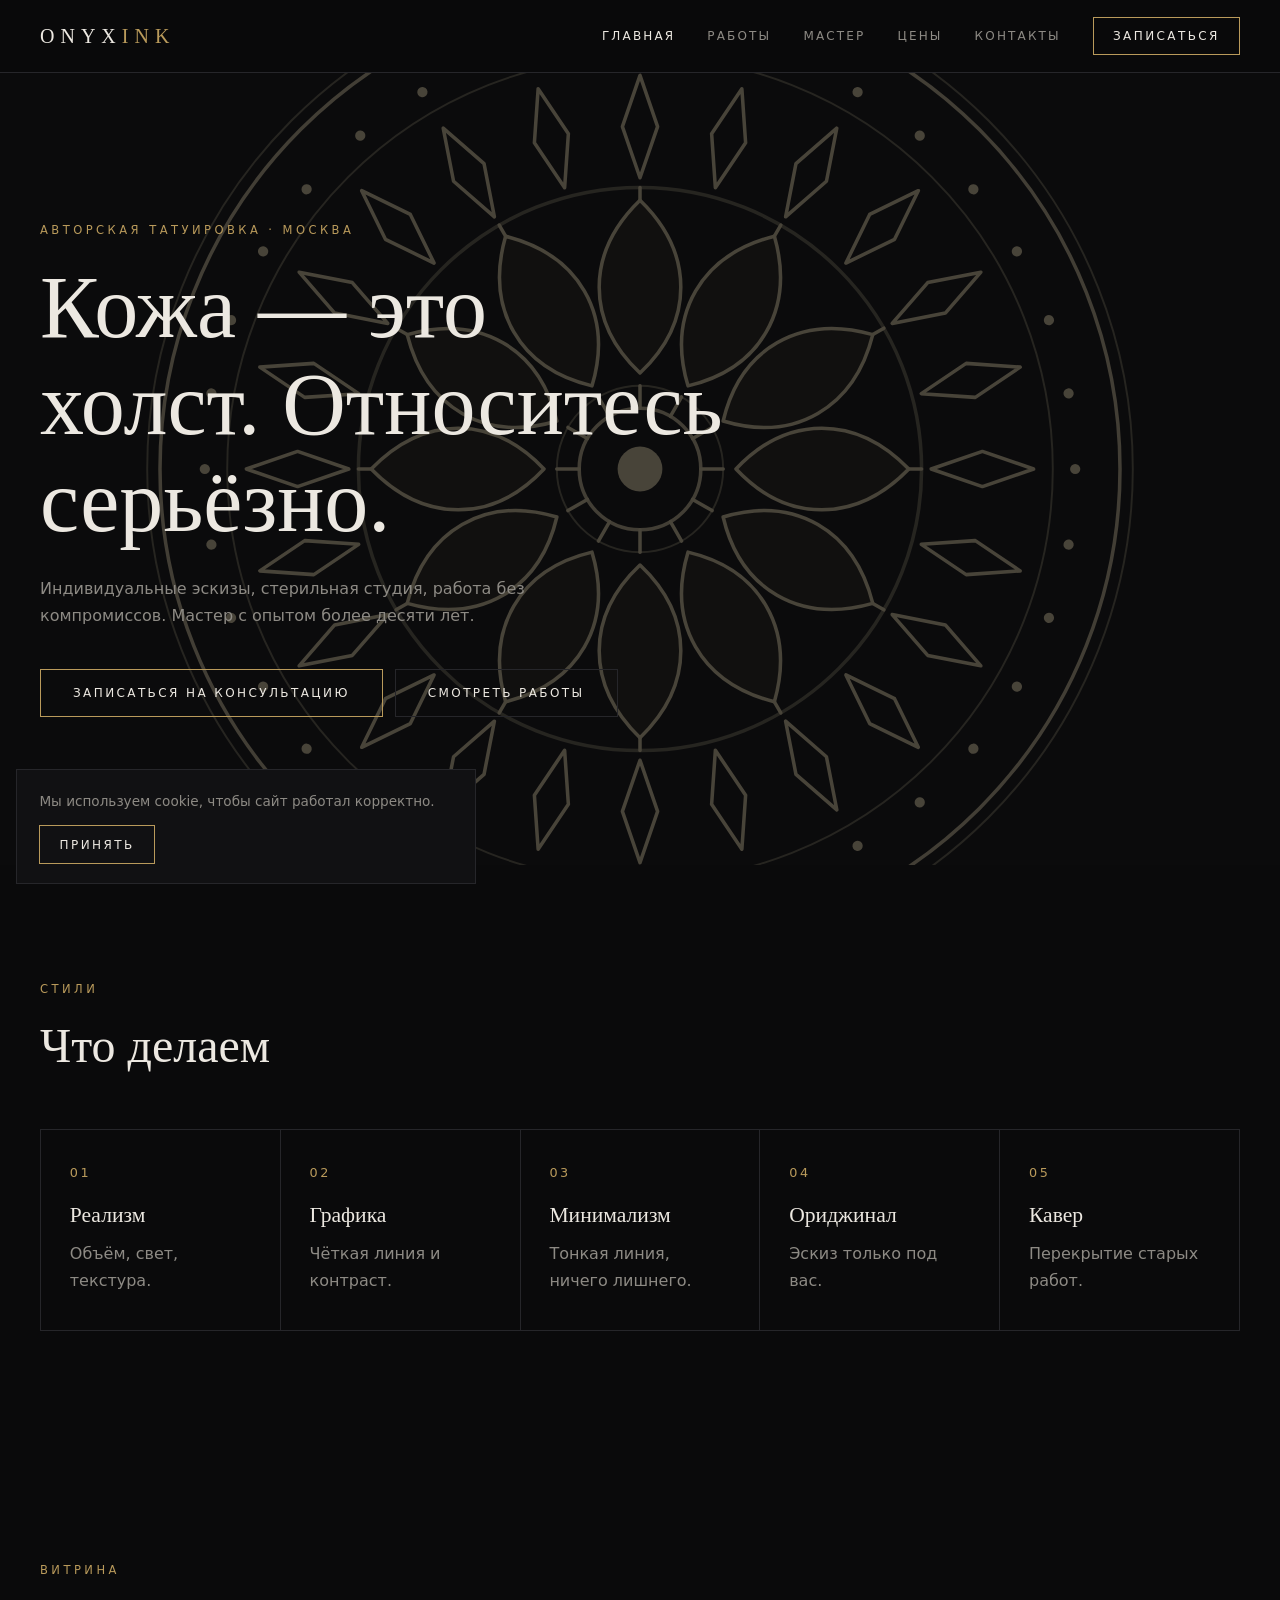
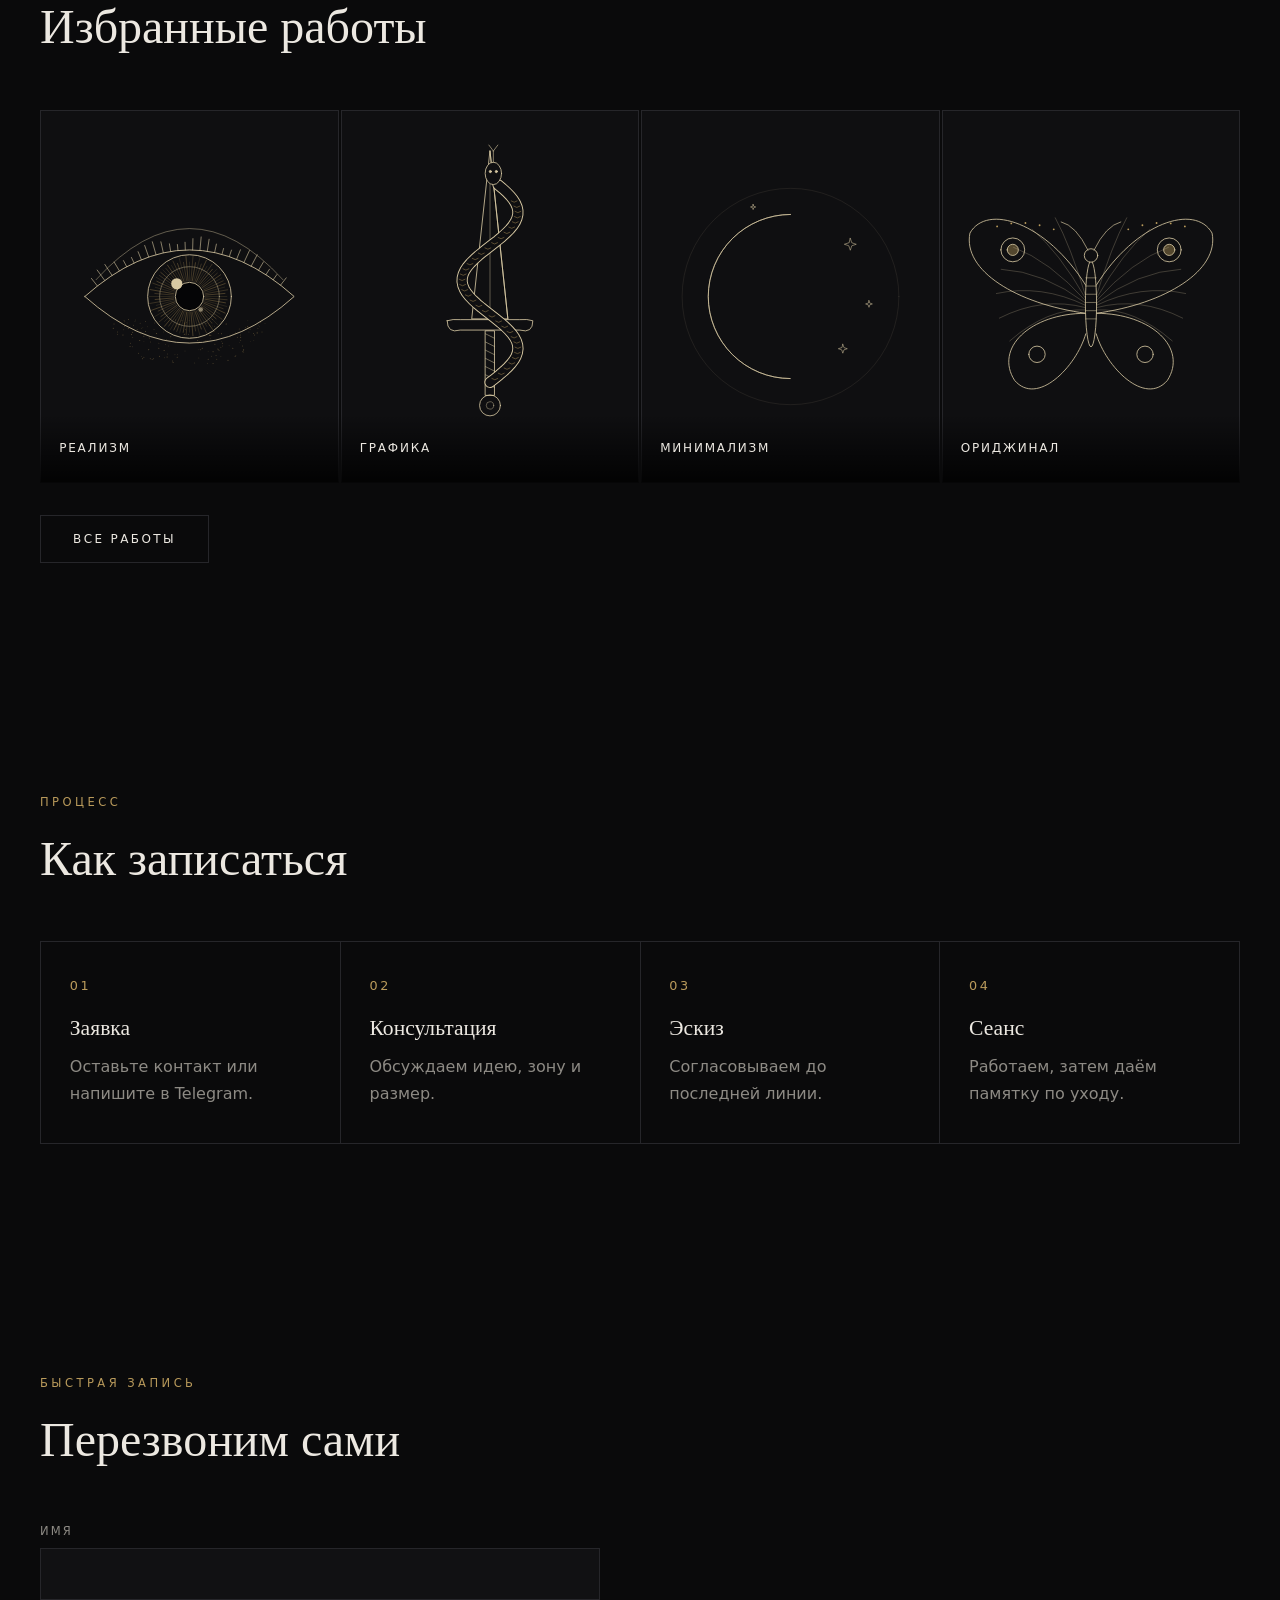
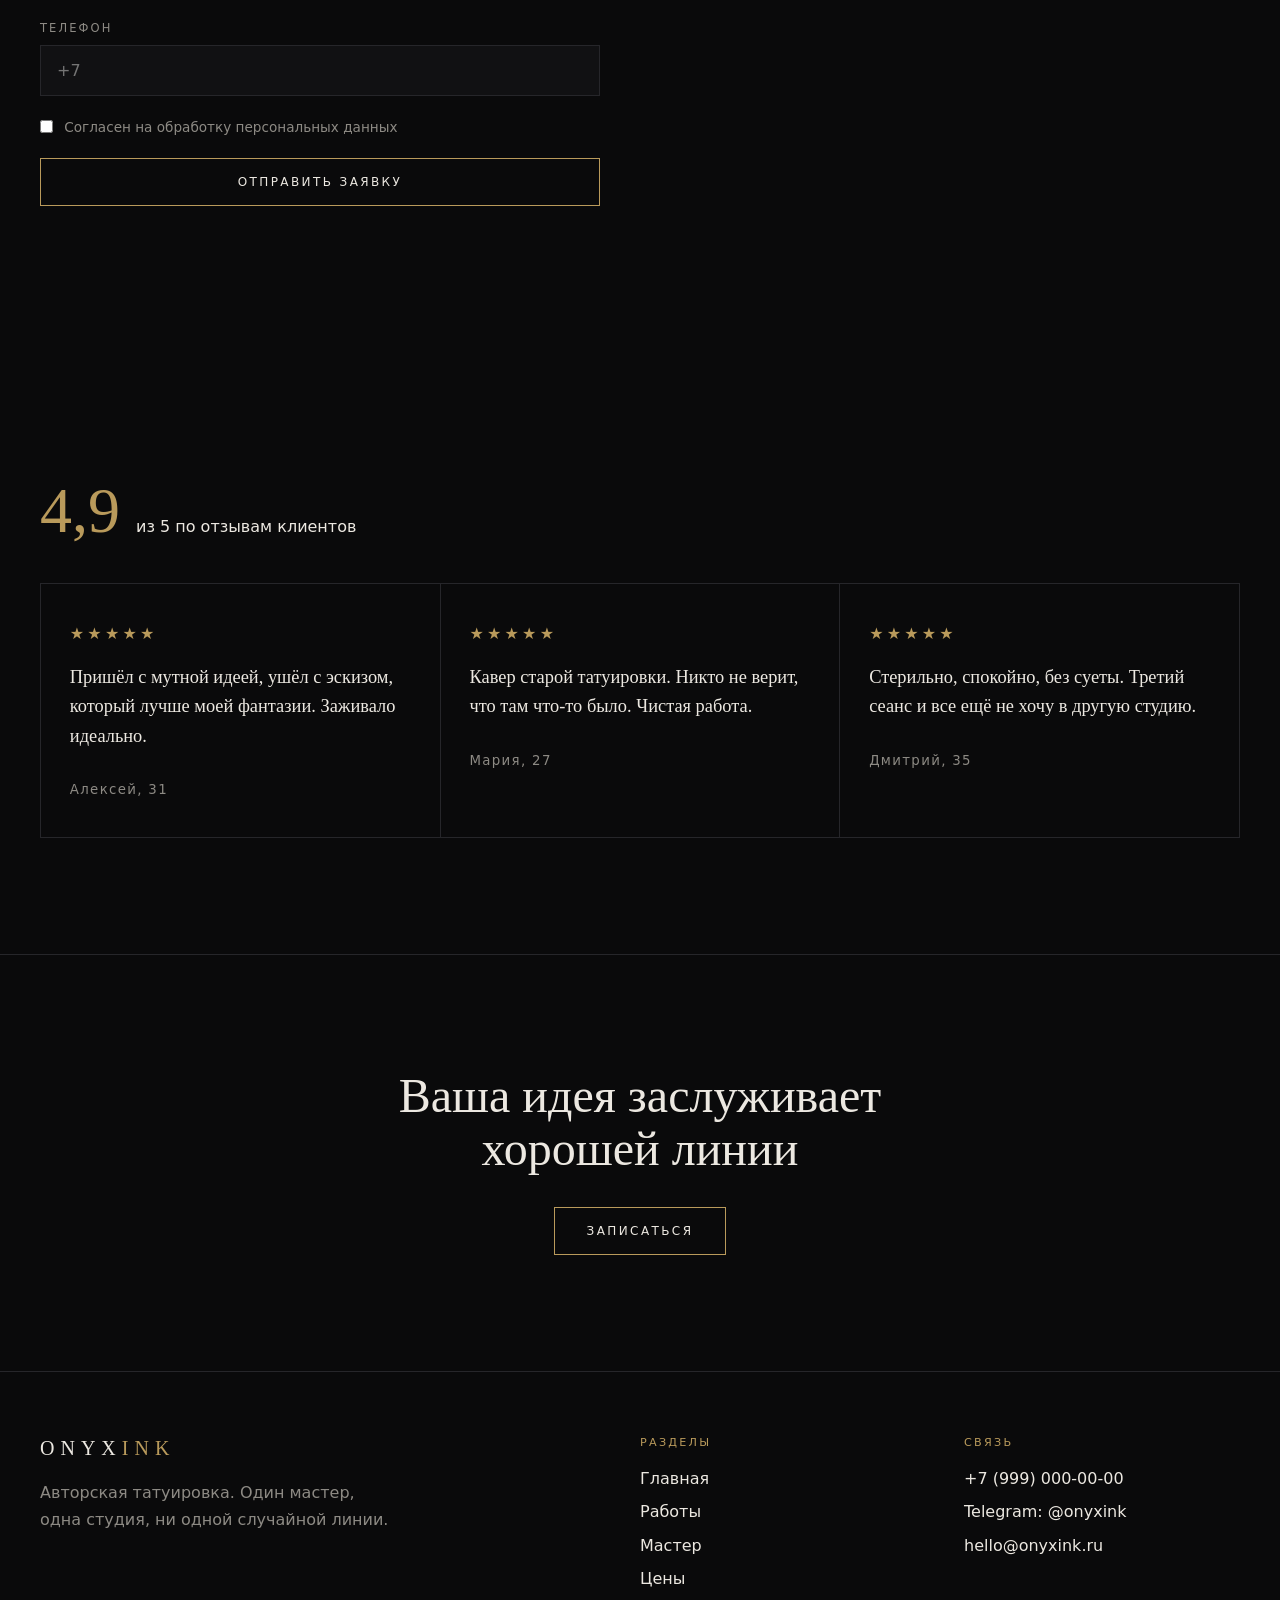
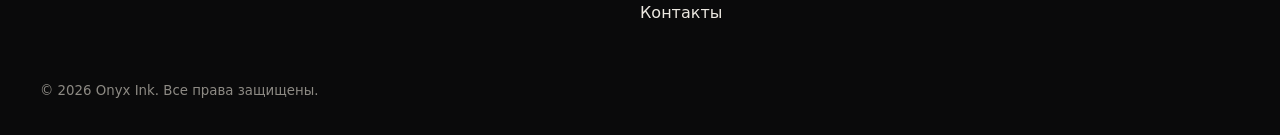
<file: index.html>
<!doctype html>
<html lang="ru">
<head>
<meta charset="utf-8">
<meta name="viewport" content="width=device-width,initial-scale=1">
<title>Onyx Ink — авторская татуировка</title>
<meta name="description" content="Авторская татуировка в Москве: реализм, графика, минимализм, кавер. Запись онлайн.">
<meta property="og:title" content="Onyx Ink — авторская татуировка">
<meta property="og:type" content="website">
<meta name="theme-color" content="#0a0a0b">
<link rel="icon" href="favicon.svg" type="image/svg+xml">
<link rel="stylesheet" href="assets/css/tokens.css">
<link rel="stylesheet" href="assets/css/base.css">
<link rel="stylesheet" href="assets/css/layout.css">
<link rel="stylesheet" href="assets/css/components.css">
</head>
<body data-p="index">
<header id="hd"></header>
<main>

<section class="hero"><img src="assets/img/hero/hero.svg" alt=""><div class="c rise"><span class="eyebrow">Авторская татуировка · Москва</span><h1>Кожа — это<br>холст. Относитесь<br>серьёзно.</h1><p>Индивидуальные эскизы, стерильная студия, работа без компромиссов. Мастер с опытом более десяти лет.</p><a class="btn" href="pricing.html#book">Записаться на консультацию</a><a class="btn btn--g" href="portfolio.html">Смотреть работы</a></div></section>
<section><div class="c"><div class="head rise"><span class="eyebrow">Стили</span><h2>Что делаем</h2></div><div class="g g--5 rise"><div class="card"><b>01</b><h3>Реализм</h3><p>Объём, свет, текстура.</p></div><div class="card"><b>02</b><h3>Графика</h3><p>Чёткая линия и контраст.</p></div><div class="card"><b>03</b><h3>Минимализм</h3><p>Тонкая линия, ничего лишнего.</p></div><div class="card"><b>04</b><h3>Ориджинал</h3><p>Эскиз только под вас.</p></div><div class="card"><b>05</b><h3>Кавер</h3><p>Перекрытие старых работ.</p></div></div></div></section>
<section><div class="c"><div class="head rise"><span class="eyebrow">Витрина</span><h2>Избранные работы</h2></div><div class="wg rise"><a class="work" href="portfolio.html"><img src="assets/img/portfolio/w1.svg" alt="Реализм, глаз" loading="lazy"><span>Реализм</span></a><a class="work" href="portfolio.html"><img src="assets/img/portfolio/w2.svg" alt="Графика, кинжал со змеёй" loading="lazy"><span>Графика</span></a><a class="work" href="portfolio.html"><img src="assets/img/portfolio/w3.svg" alt="Минимализм, луна" loading="lazy"><span>Минимализм</span></a><a class="work" href="portfolio.html"><img src="assets/img/portfolio/w4.svg" alt="Ориджинал, мотылёк" loading="lazy"><span>Ориджинал</span></a></div><p style="margin-top:2rem"><a class="btn btn--g" href="portfolio.html">Все работы</a></p></div></section>
<section><div class="c"><div class="head rise"><span class="eyebrow">Процесс</span><h2>Как записаться</h2></div><div class="g g--4 rise"><div class="card"><b>01</b><h3>Заявка</h3><p>Оставьте контакт или напишите в Telegram.</p></div><div class="card"><b>02</b><h3>Консультация</h3><p>Обсуждаем идею, зону и размер.</p></div><div class="card"><b>03</b><h3>Эскиз</h3><p>Согласовываем до последней линии.</p></div><div class="card"><b>04</b><h3>Сеанс</h3><p>Работаем, затем даём памятку по уходу.</p></div></div></div></section>
<section><div class="c"><div class="head rise"><span class="eyebrow">Быстрая запись</span><h2>Перезвоним сами</h2></div><form class="fm" novalidate><label>Имя<input name="name" autocomplete="name" required></label><label>Телефон<input name="tel" type="tel" inputmode="tel" autocomplete="tel" placeholder="+7" required></label><label class="ck"><input type="checkbox" required>Согласен на обработку персональных данных</label><button class="btn" type="submit">Отправить заявку</button><p class="ok" role="status"></p></form></div></section>
<section><div class="c"><div class="rate rise"><span class="num">4,9</span><span>из 5 по отзывам клиентов</span></div><div class="rise"><div class="g g--3"><figure class="rv"><span class="st">★★★★★</span><q>Пришёл с мутной идеей, ушёл с эскизом, который лучше моей фантазии. Заживало идеально.</q><small>Алексей, 31</small></figure><figure class="rv"><span class="st">★★★★★</span><q>Кавер старой татуировки. Никто не верит, что там что-то было. Чистая работа.</q><small>Мария, 27</small></figure><figure class="rv"><span class="st">★★★★★</span><q>Стерильно, спокойно, без суеты. Третий сеанс и все ещё не хочу в другую студию.</q><small>Дмитрий, 35</small></figure></div></div></div></section>
<section class="cta"><div class="c rise"><h2>Ваша идея заслуживает<br>хорошей линии</h2><a class="btn" href="pricing.html#book">Записаться</a></div></section>
</main>
<footer id="ft"></footer>
<script src="assets/js/main.js" defer></script>
<script src="assets/js/form.js" defer></script>
<script src="assets/js/cookie.js" defer></script>
</body>
</html>
</file>
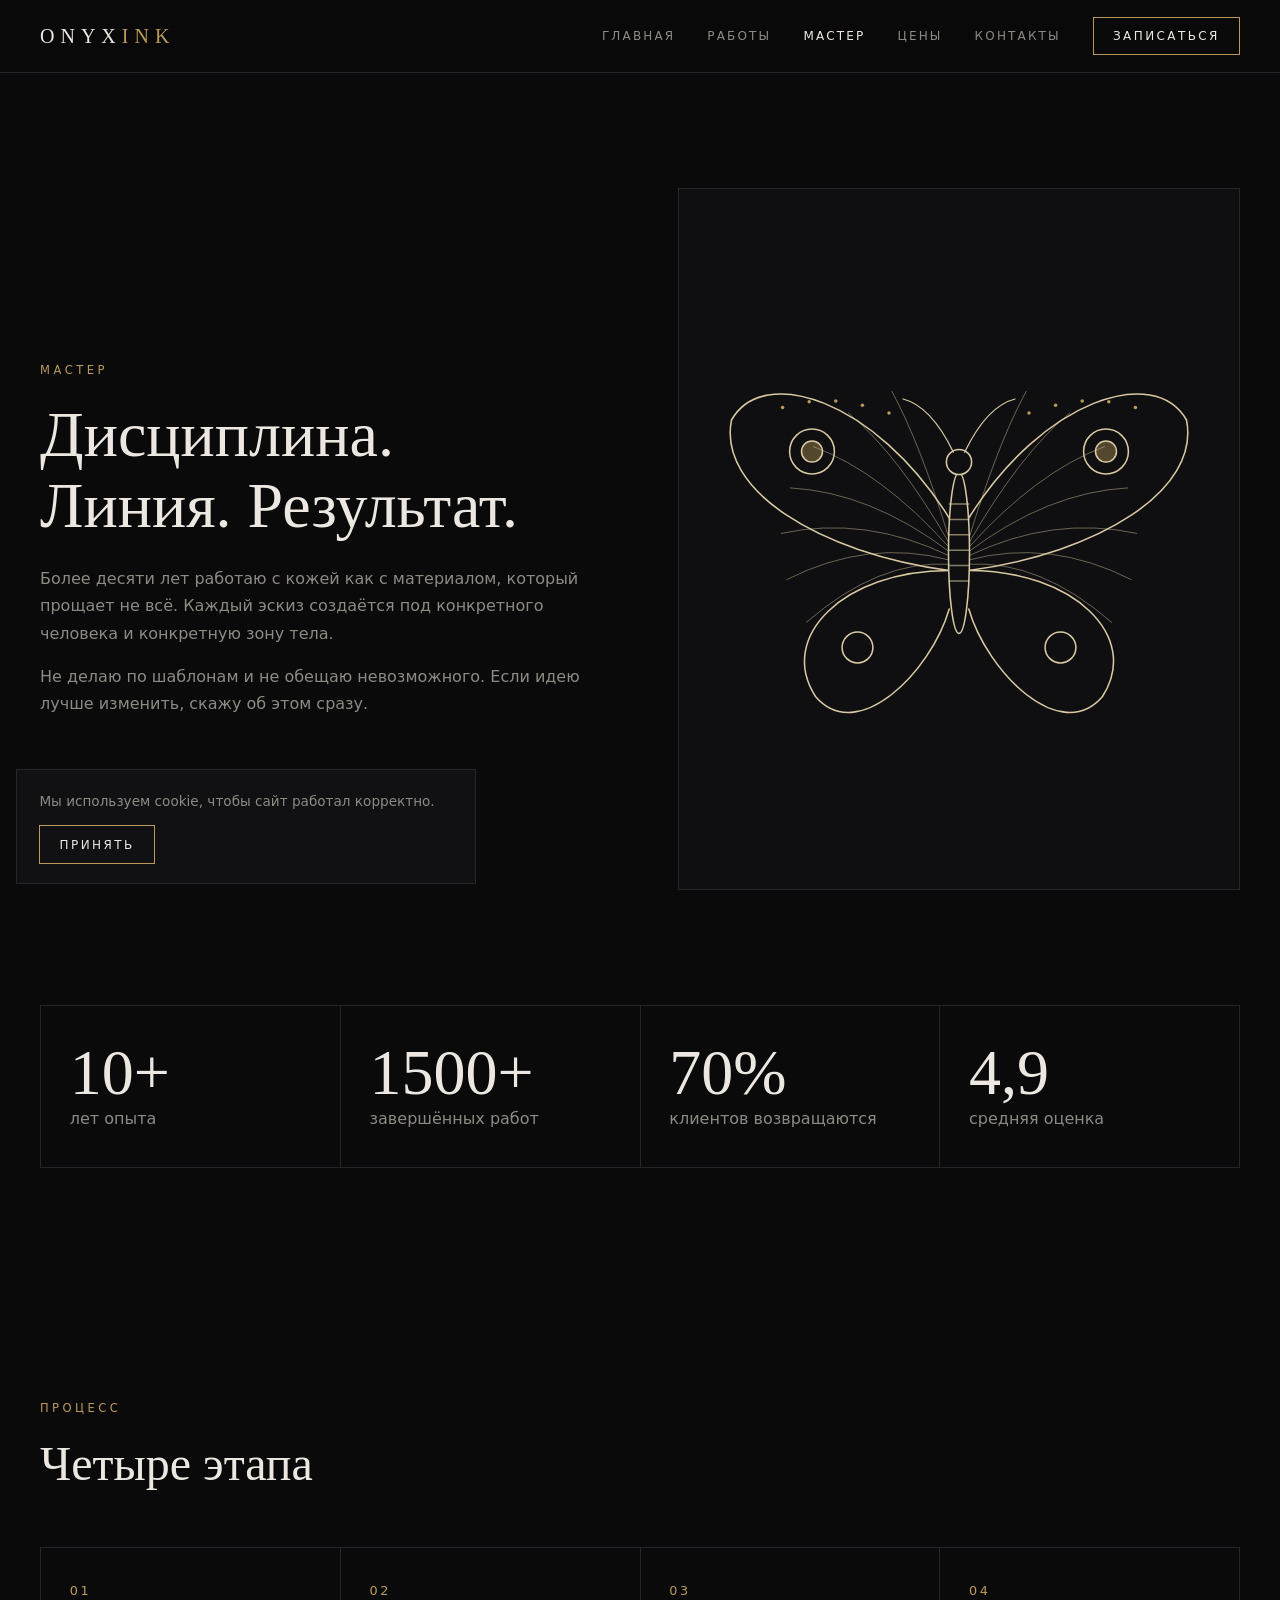
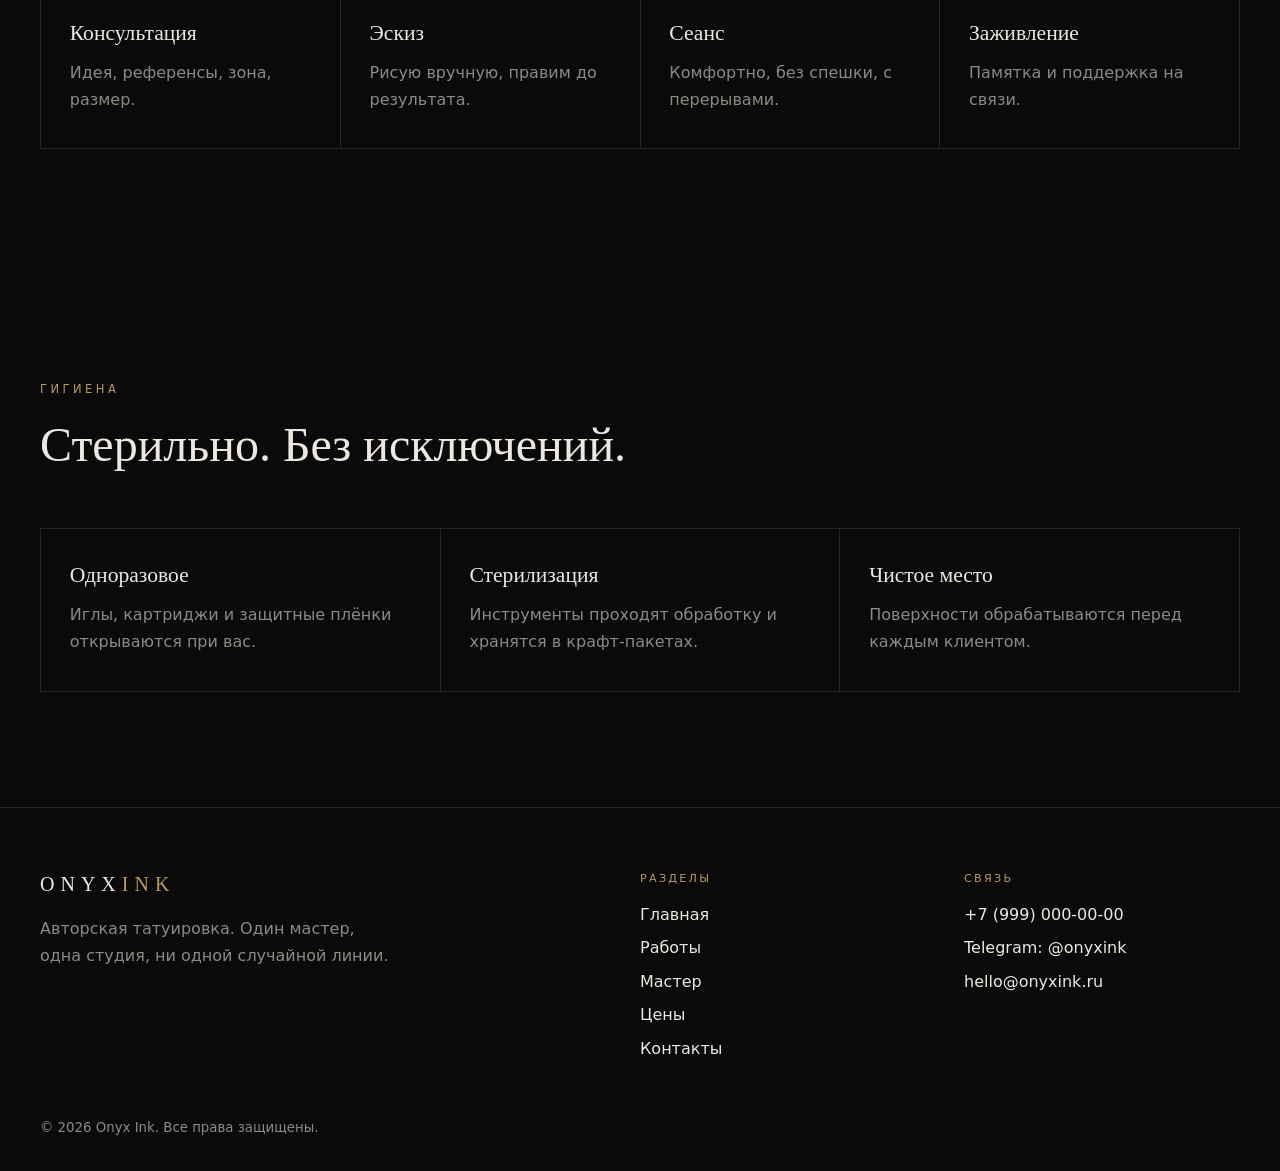
<file: about.html>
<!doctype html>
<html lang="ru">
<head>
<meta charset="utf-8">
<meta name="viewport" content="width=device-width,initial-scale=1">
<title>Мастер — Onyx Ink</title>
<meta name="description" content="О мастере, процесс работы и стандарты гигиены студии.">
<meta property="og:title" content="Мастер — Onyx Ink">
<meta property="og:type" content="website">
<meta name="theme-color" content="#0a0a0b">
<link rel="icon" href="favicon.svg" type="image/svg+xml">
<link rel="stylesheet" href="assets/css/tokens.css">
<link rel="stylesheet" href="assets/css/base.css">
<link rel="stylesheet" href="assets/css/layout.css">
<link rel="stylesheet" href="assets/css/components.css">
</head>
<body data-p="about">
<header id="hd"></header>
<main>

<section><div class="c split"><div class="rise"><span class="eyebrow">Мастер</span><h1 style="font-size:clamp(2.2rem,5vw,4rem);margin-bottom:1.5rem">Дисциплина.<br>Линия. Результат.</h1><p>Более десяти лет работаю с кожей как с материалом, который прощает не всё. Каждый эскиз создаётся под конкретного человека и конкретную зону тела.</p><p>Не делаю по шаблонам и не обещаю невозможного. Если идею лучше изменить, скажу об этом сразу.</p></div><img class="rise" src="assets/img/master/master.svg" alt="Графический портрет мастера" width="800" height="1000"></div></section>
<section style="padding-top:0"><div class="c"><div class="g g--4 rise"><div class="card"><span class="num">10+</span><p>лет опыта</p></div><div class="card"><span class="num">1500+</span><p>завершённых работ</p></div><div class="card"><span class="num">70%</span><p>клиентов возвращаются</p></div><div class="card"><span class="num">4,9</span><p>средняя оценка</p></div></div></div></section>
<section><div class="c"><div class="head rise"><span class="eyebrow">Процесс</span><h2>Четыре этапа</h2></div><div class="g g--4 rise"><div class="card"><b>01</b><h3>Консультация</h3><p>Идея, референсы, зона, размер.</p></div><div class="card"><b>02</b><h3>Эскиз</h3><p>Рисую вручную, правим до результата.</p></div><div class="card"><b>03</b><h3>Сеанс</h3><p>Комфортно, без спешки, с перерывами.</p></div><div class="card"><b>04</b><h3>Заживление</h3><p>Памятка и поддержка на связи.</p></div></div></div></section>
<section><div class="c"><div class="head rise"><span class="eyebrow">Гигиена</span><h2>Стерильно. Без исключений.</h2></div><div class="g g--3 rise"><div class="card"><h3>Одноразовое</h3><p>Иглы, картриджи и защитные плёнки открываются при вас.</p></div><div class="card"><h3>Стерилизация</h3><p>Инструменты проходят обработку и хранятся в крафт-пакетах.</p></div><div class="card"><h3>Чистое место</h3><p>Поверхности обрабатываются перед каждым клиентом.</p></div></div></div></section>
</main>
<footer id="ft"></footer>
<script src="assets/js/main.js" defer></script>
<script src="assets/js/cookie.js" defer></script>
</body>
</html>
</file>
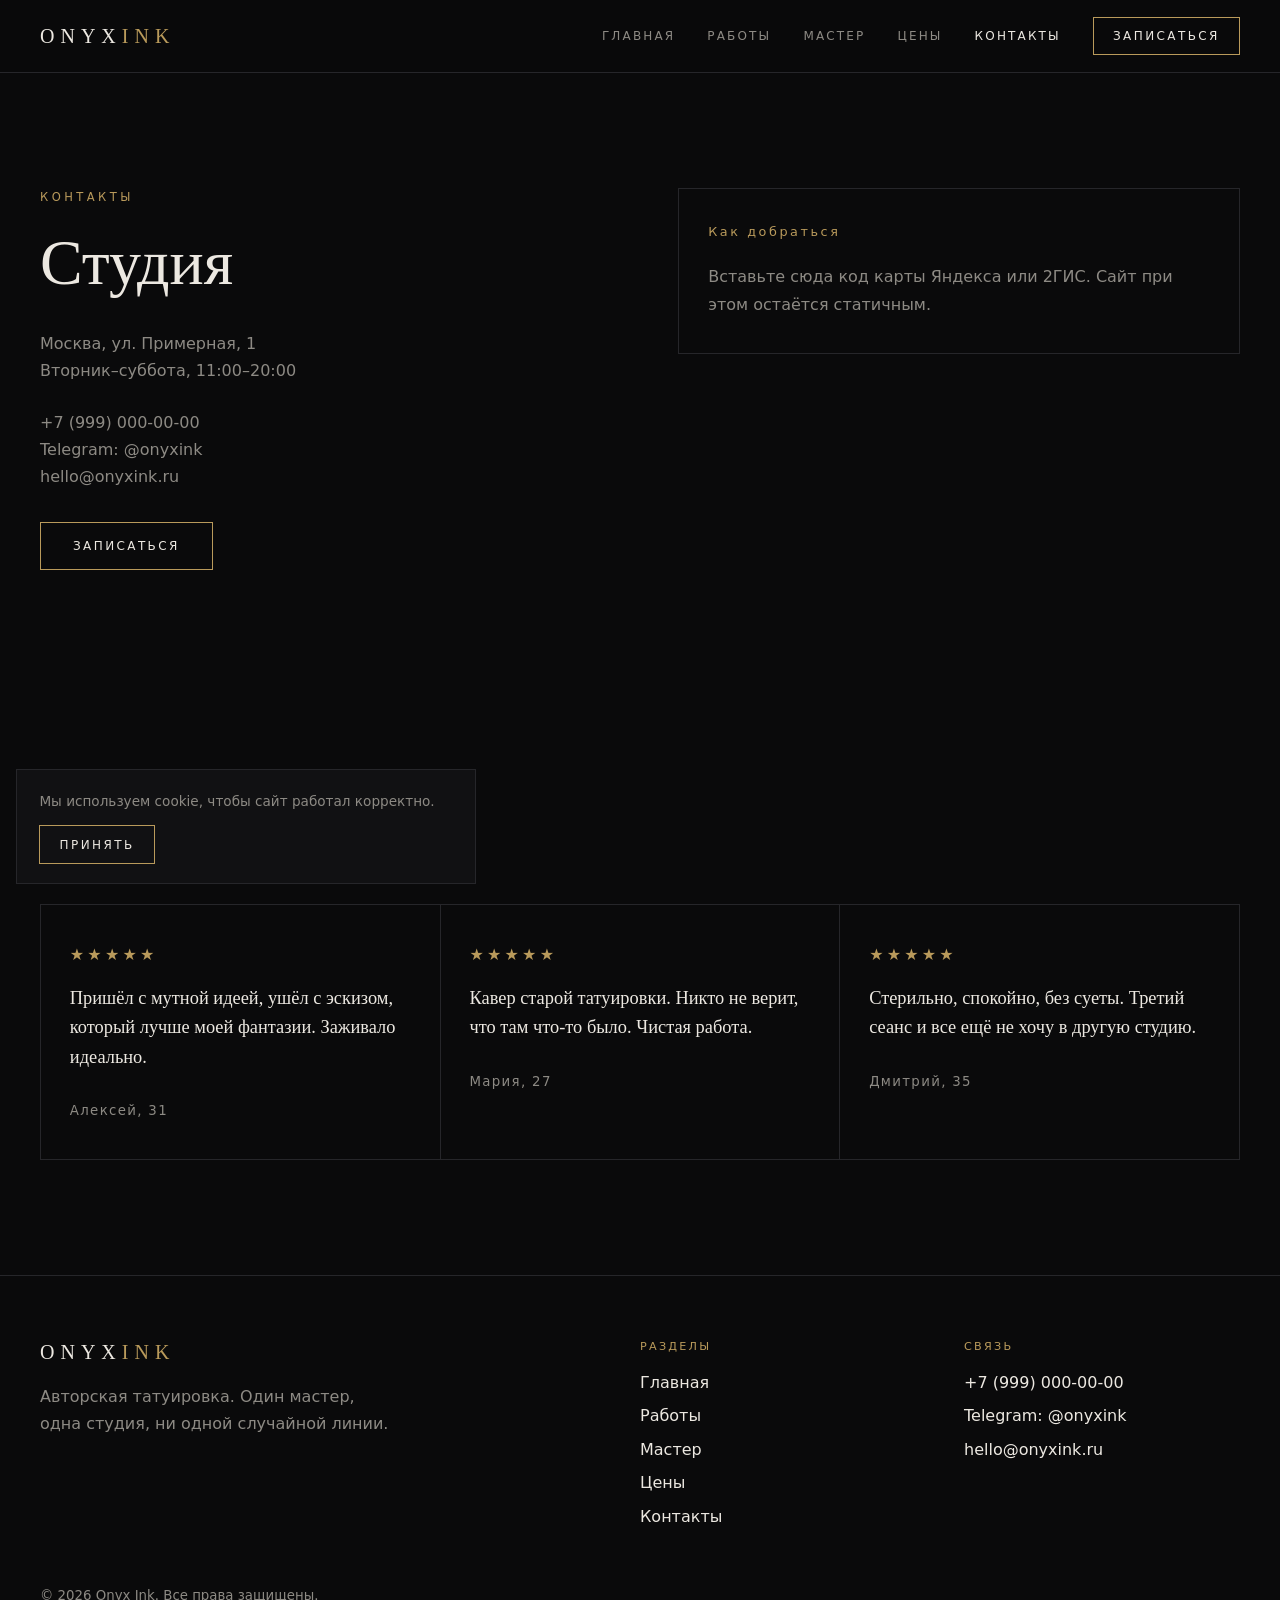
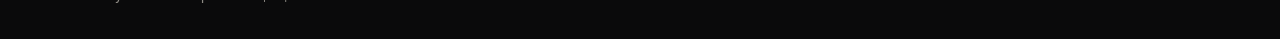
<file: contacts.html>
<!doctype html>
<html lang="ru">
<head>
<meta charset="utf-8">
<meta name="viewport" content="width=device-width,initial-scale=1">
<title>Контакты — Onyx Ink</title>
<meta name="description" content="Адрес студии, график работы, Telegram и отзывы клиентов.">
<meta property="og:title" content="Контакты — Onyx Ink">
<meta property="og:type" content="website">
<meta name="theme-color" content="#0a0a0b">
<link rel="icon" href="favicon.svg" type="image/svg+xml">
<link rel="stylesheet" href="assets/css/tokens.css">
<link rel="stylesheet" href="assets/css/base.css">
<link rel="stylesheet" href="assets/css/layout.css">
<link rel="stylesheet" href="assets/css/components.css">
</head>
<body data-p="contacts">
<header id="hd"></header>
<main>

<section><div class="c split" style="align-items:start"><div class="rise"><span class="eyebrow">Контакты</span><h1 style="font-size:clamp(2.2rem,5vw,4rem);margin-bottom:2rem">Студия</h1><p>Москва, ул. Примерная, 1<br>Вторник–суббота, 11:00–20:00</p><p style="margin-top:1.5rem"><a href="tel:+79990000000">+7 (999) 000-00-00</a><br><a href="https://t.me/onyxink">Telegram: @onyxink</a><br><a href="mailto:hello@onyxink.ru">hello@onyxink.ru</a></p><p style="margin-top:2rem"><a class="btn" href="pricing.html#book">Записаться</a></p></div><div class="rise"><div class="card" style="border:1px solid var(--line)"><b>Как добраться</b><p>Вставьте сюда код карты Яндекса или 2ГИС. Сайт при этом остаётся статичным.</p></div></div></div></section>
<section><div class="c"><div class="rate rise"><span class="num">4,9</span><span>из 5 · отзывы клиентов</span></div><div class="rise"><div class="g g--3"><figure class="rv"><span class="st">★★★★★</span><q>Пришёл с мутной идеей, ушёл с эскизом, который лучше моей фантазии. Заживало идеально.</q><small>Алексей, 31</small></figure><figure class="rv"><span class="st">★★★★★</span><q>Кавер старой татуировки. Никто не верит, что там что-то было. Чистая работа.</q><small>Мария, 27</small></figure><figure class="rv"><span class="st">★★★★★</span><q>Стерильно, спокойно, без суеты. Третий сеанс и все ещё не хочу в другую студию.</q><small>Дмитрий, 35</small></figure></div></div></div></section>
</main>
<footer id="ft"></footer>
<script src="assets/js/main.js" defer></script>
<script src="assets/js/cookie.js" defer></script>
</body>
</html>
</file>
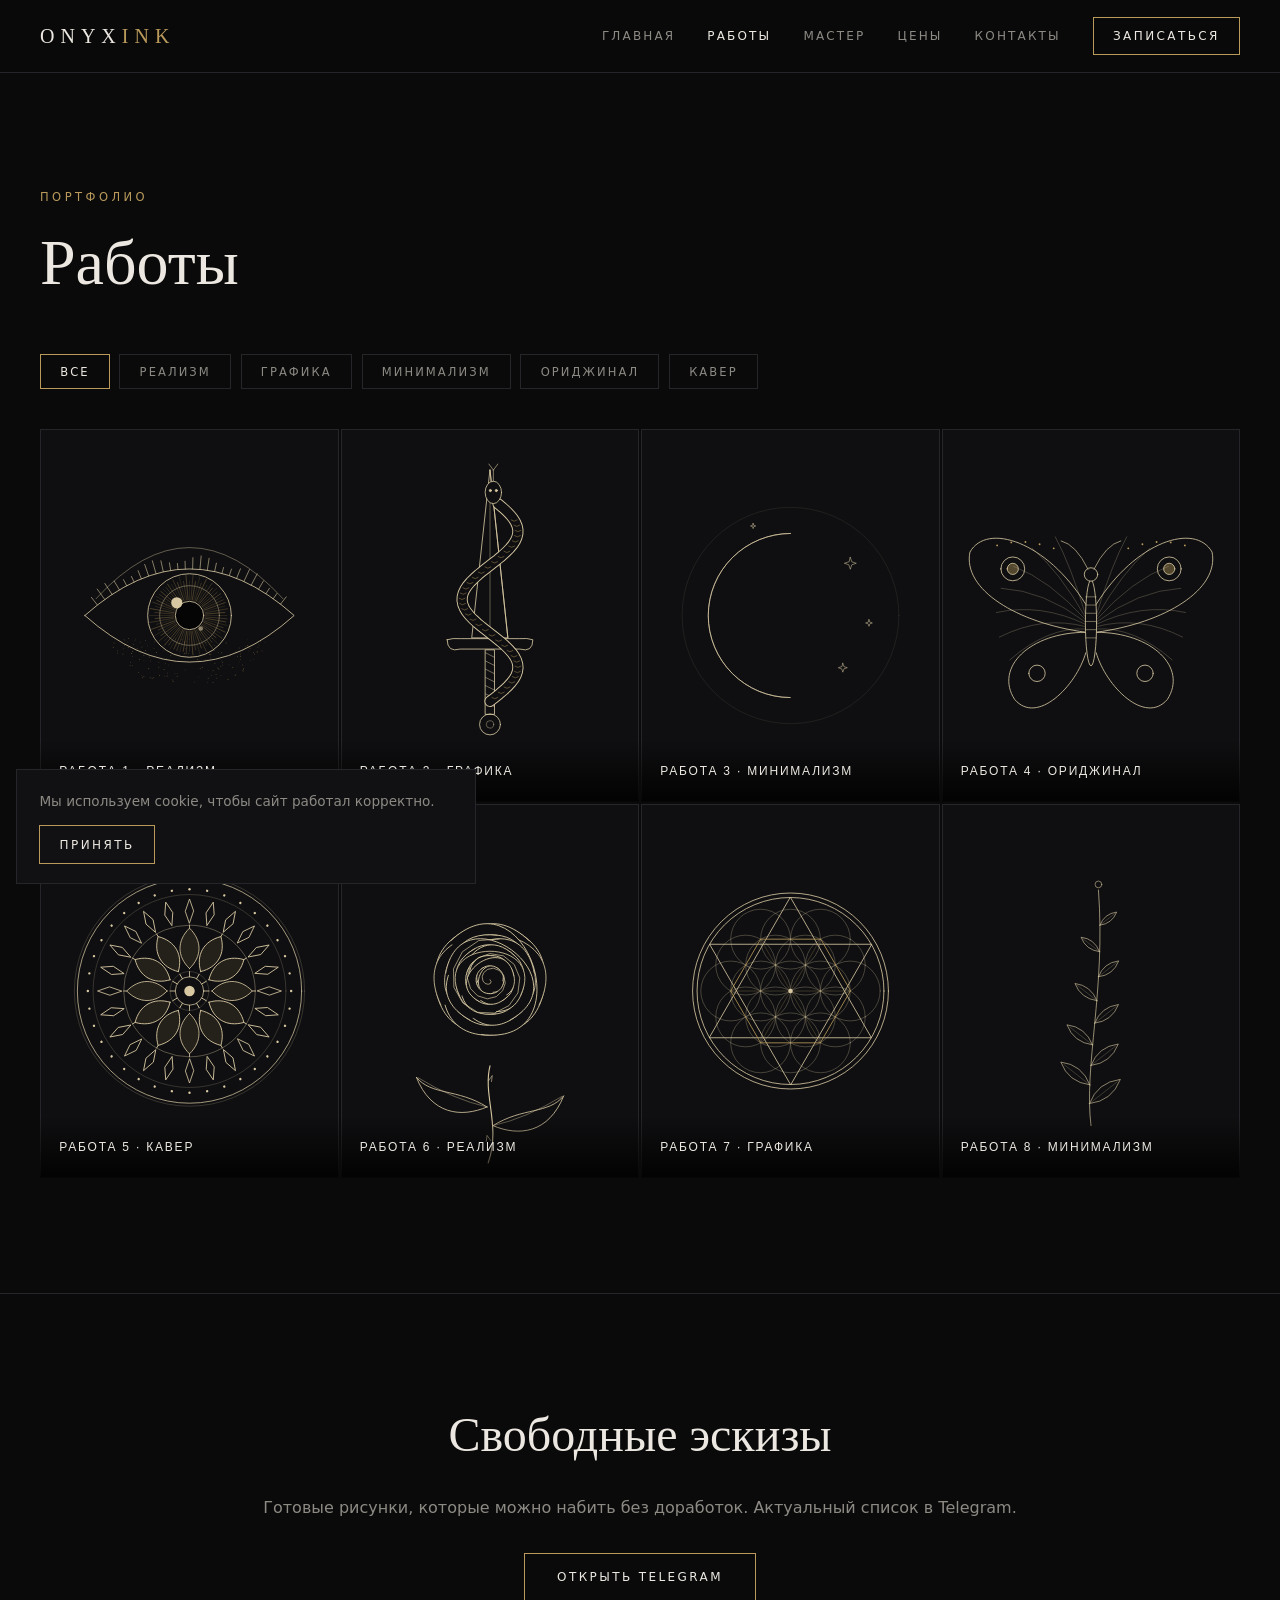
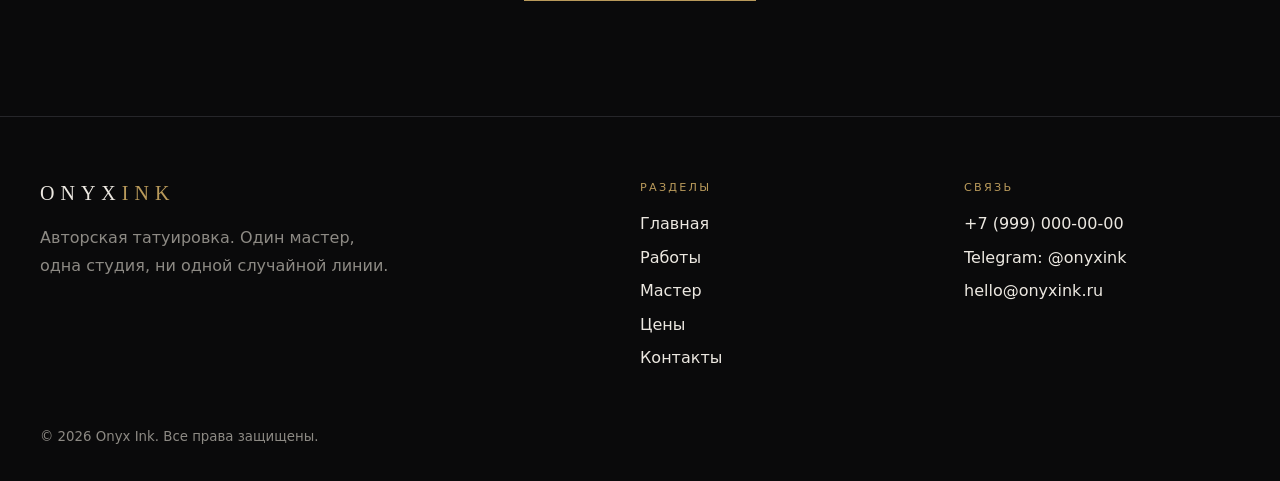
<file: portfolio.html>
<!doctype html>
<html lang="ru">
<head>
<meta charset="utf-8">
<meta name="viewport" content="width=device-width,initial-scale=1">
<title>Работы — Onyx Ink</title>
<meta name="description" content="Портфолио татуировщика: реализм, графика, минимализм, ориджинал, кавер.">
<meta property="og:title" content="Работы — Onyx Ink">
<meta property="og:type" content="website">
<meta name="theme-color" content="#0a0a0b">
<link rel="icon" href="favicon.svg" type="image/svg+xml">
<link rel="stylesheet" href="assets/css/tokens.css">
<link rel="stylesheet" href="assets/css/base.css">
<link rel="stylesheet" href="assets/css/layout.css">
<link rel="stylesheet" href="assets/css/components.css">
</head>
<body data-p="portfolio">
<header id="hd"></header>
<main>

<section><div class="c"><div class="head rise"><span class="eyebrow">Портфолио</span><h1 style="font-size:clamp(2.2rem,5vw,4rem)">Работы</h1></div><div class="fl"><button data-f="all" aria-pressed="true">Все</button><button data-f="real" aria-pressed="false">Реализм</button><button data-f="graph" aria-pressed="false">Графика</button><button data-f="mini" aria-pressed="false">Минимализм</button><button data-f="orig" aria-pressed="false">Ориджинал</button><button data-f="cover" aria-pressed="false">Кавер</button></div><div class="wg"><button class="work" data-s="real"><img src="assets/img/portfolio/w1.svg" alt="Работа 1, Реализм" loading="lazy"><span>Работа 1 · Реализм</span></button><button class="work" data-s="graph"><img src="assets/img/portfolio/w2.svg" alt="Работа 2, Графика" loading="lazy"><span>Работа 2 · Графика</span></button><button class="work" data-s="mini"><img src="assets/img/portfolio/w3.svg" alt="Работа 3, Минимализм" loading="lazy"><span>Работа 3 · Минимализм</span></button><button class="work" data-s="orig"><img src="assets/img/portfolio/w4.svg" alt="Работа 4, Ориджинал" loading="lazy"><span>Работа 4 · Ориджинал</span></button><button class="work" data-s="cover"><img src="assets/img/portfolio/w5.svg" alt="Работа 5, Кавер" loading="lazy"><span>Работа 5 · Кавер</span></button><button class="work" data-s="real"><img src="assets/img/portfolio/w6.svg" alt="Работа 6, Реализм" loading="lazy"><span>Работа 6 · Реализм</span></button><button class="work" data-s="graph"><img src="assets/img/portfolio/w7.svg" alt="Работа 7, Графика" loading="lazy"><span>Работа 7 · Графика</span></button><button class="work" data-s="mini"><img src="assets/img/portfolio/w8.svg" alt="Работа 8, Минимализм" loading="lazy"><span>Работа 8 · Минимализм</span></button></div></div></section>
<section class="cta"><div class="c rise"><h2>Свободные эскизы</h2><p style="margin-bottom:2rem">Готовые рисунки, которые можно набить без доработок. Актуальный список в Telegram.</p><a class="btn" href="https://t.me/onyxink">Открыть Telegram</a></div></section>
</main>
<footer id="ft"></footer>
<script src="assets/js/main.js" defer></script>
<script src="assets/js/gallery.js" defer></script>
<script src="assets/js/cookie.js" defer></script>
</body>
</html>
</file>
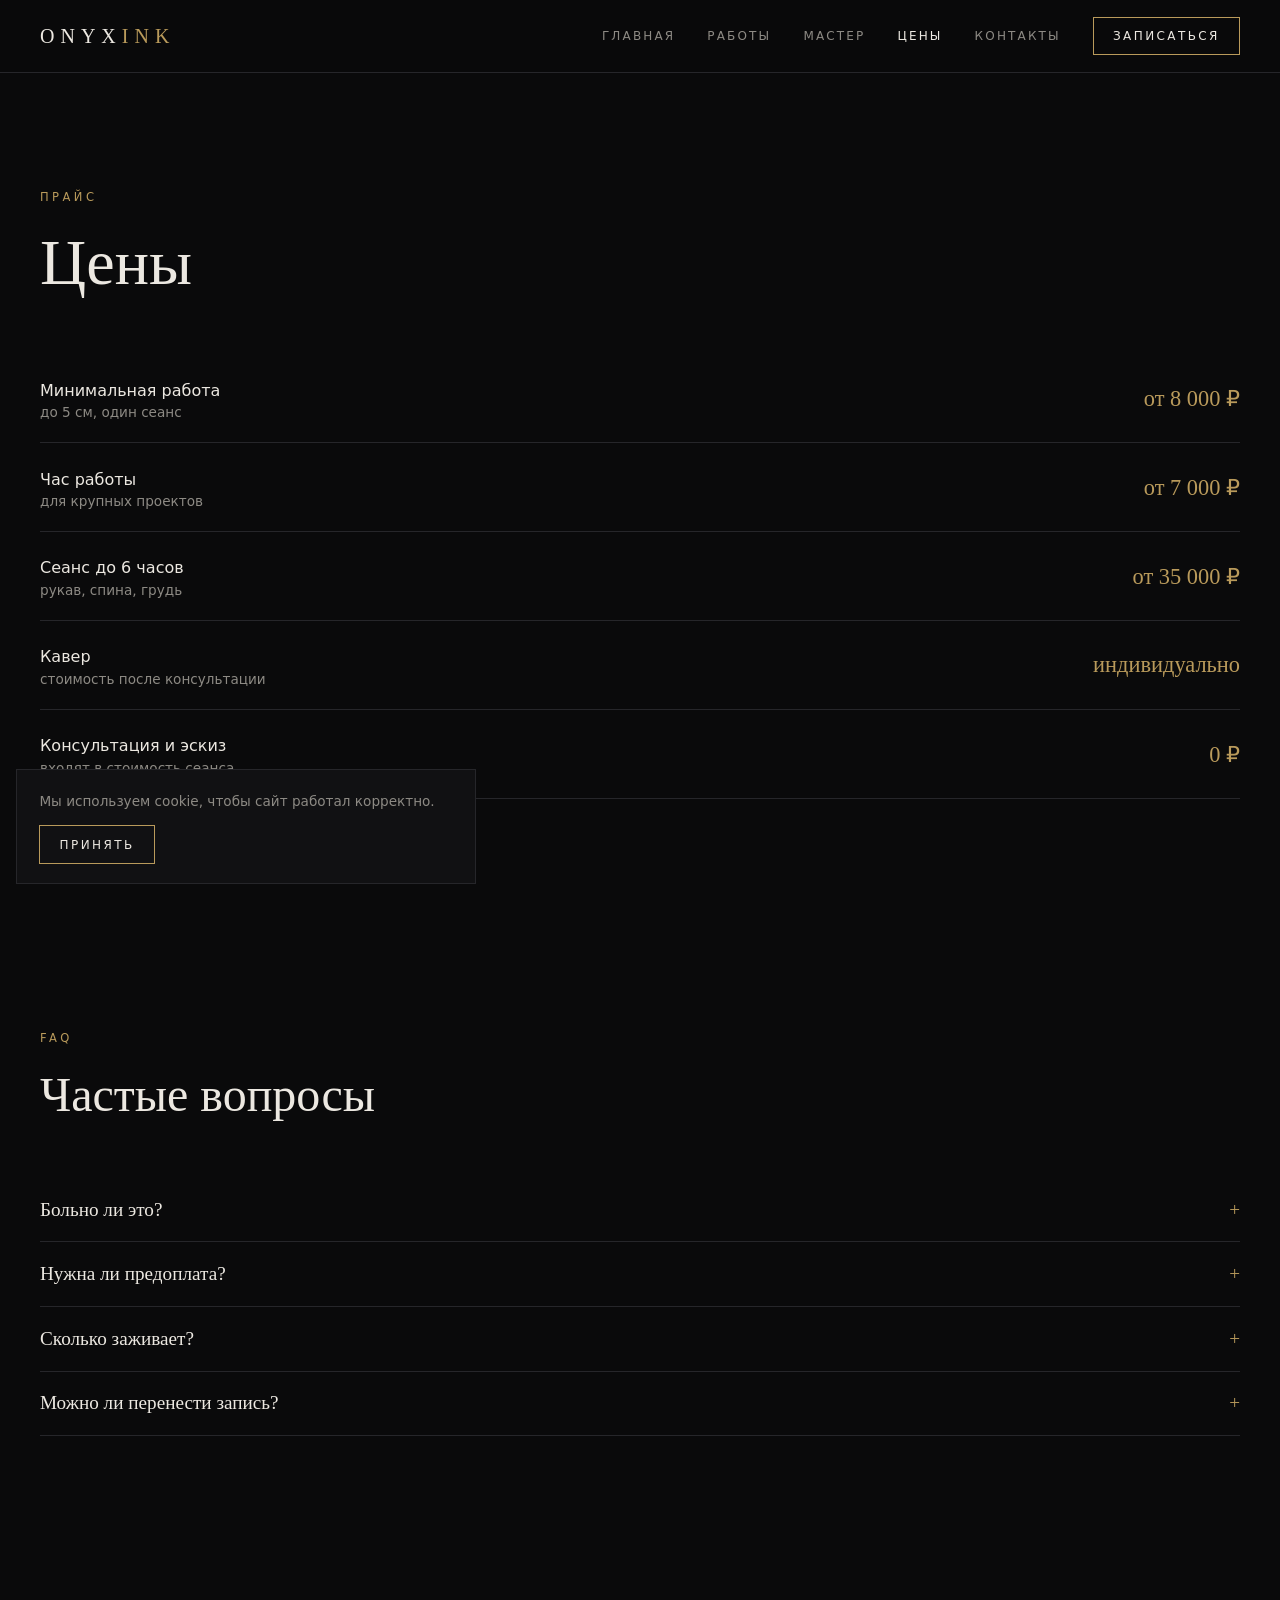
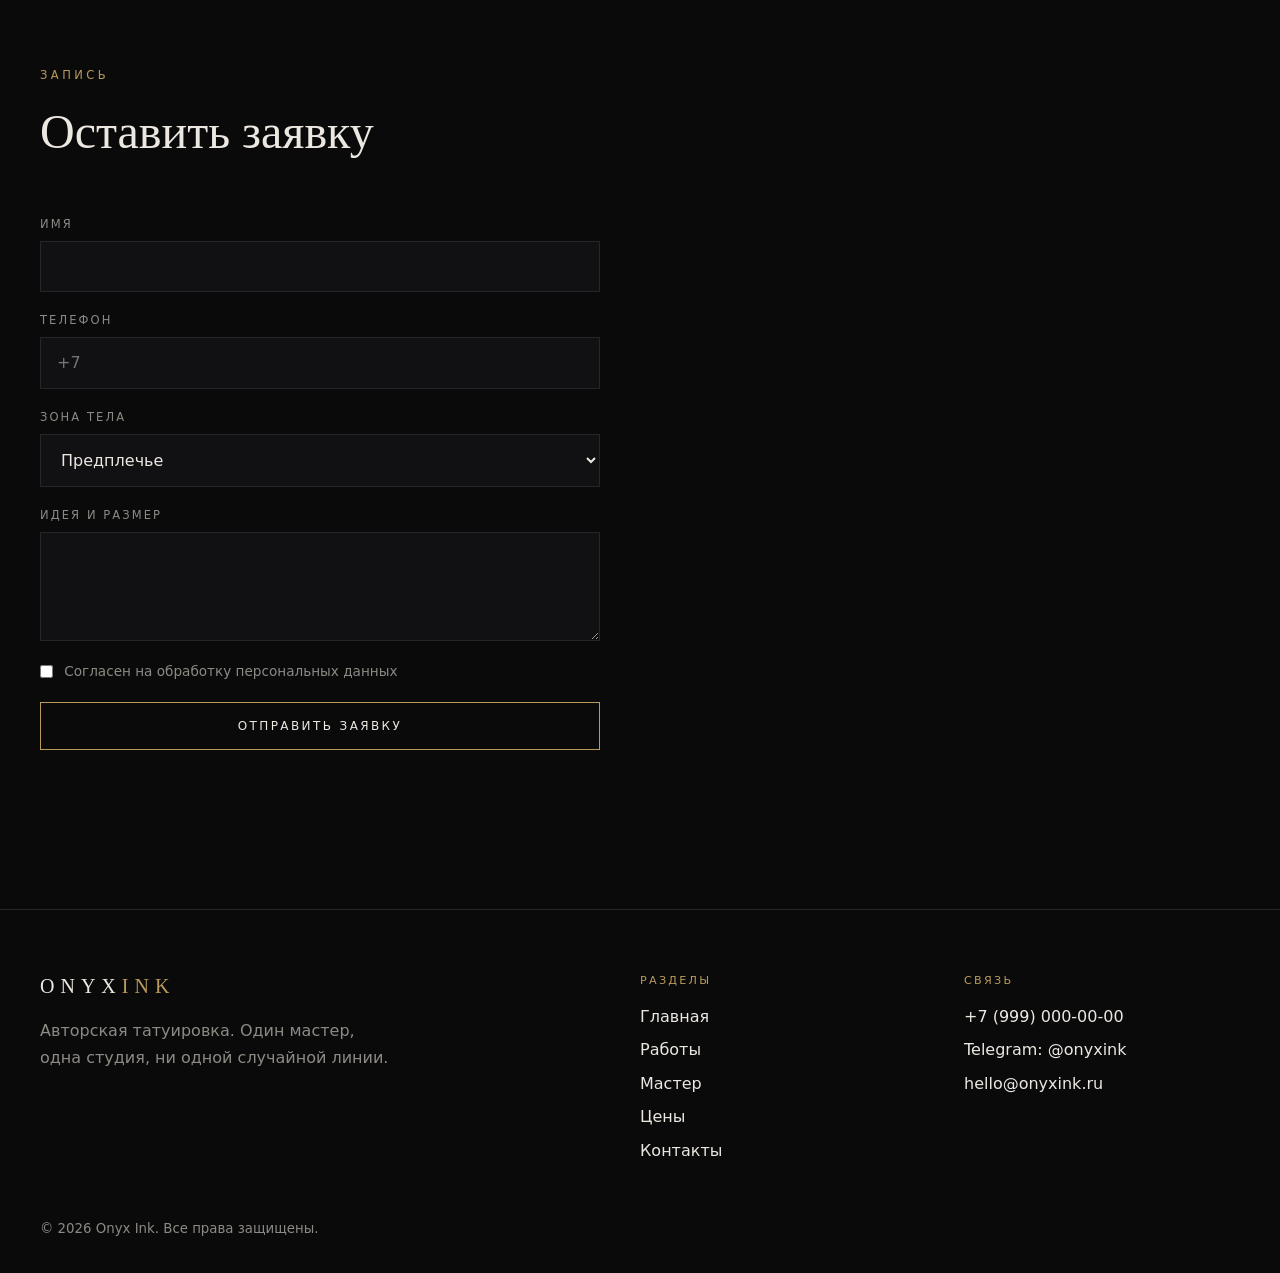
<file: pricing.html>
<!doctype html>
<html lang="ru">
<head>
<meta charset="utf-8">
<meta name="viewport" content="width=device-width,initial-scale=1">
<title>Цены и запись — Onyx Ink</title>
<meta name="description" content="Прайс на татуировки, ответы на частые вопросы и онлайн-запись.">
<meta property="og:title" content="Цены и запись — Onyx Ink">
<meta property="og:type" content="website">
<meta name="theme-color" content="#0a0a0b">
<link rel="icon" href="favicon.svg" type="image/svg+xml">
<link rel="stylesheet" href="assets/css/tokens.css">
<link rel="stylesheet" href="assets/css/base.css">
<link rel="stylesheet" href="assets/css/layout.css">
<link rel="stylesheet" href="assets/css/components.css">
</head>
<body data-p="pricing">
<header id="hd"></header>
<main>

<section><div class="c"><div class="head rise"><span class="eyebrow">Прайс</span><h1 style="font-size:clamp(2.2rem,5vw,4rem)">Цены</h1></div><table class="tbl rise"><tr><td>Минимальная работа<small>до 5 см, один сеанс</small></td><td>от 8 000 ₽</td></tr><tr><td>Час работы<small>для крупных проектов</small></td><td>от 7 000 ₽</td></tr><tr><td>Сеанс до 6 часов<small>рукав, спина, грудь</small></td><td>от 35 000 ₽</td></tr><tr><td>Кавер<small>стоимость после консультации</small></td><td>индивидуально</td></tr><tr><td>Консультация и эскиз<small>входят в стоимость сеанса</small></td><td>0 ₽</td></tr></table></div></section>
<section><div class="c"><div class="head rise"><span class="eyebrow">FAQ</span><h2>Частые вопросы</h2></div><div class="rise"><details><summary>Больно ли это?</summary><p>Ощущения зависят от зоны. Делаем перерывы и работаем в комфортном темпе.</p></details><details><summary>Нужна ли предоплата?</summary><p>Да, она закрепляет дату и идёт в счёт сеанса.</p></details><details><summary>Сколько заживает?</summary><p>Поверхностно две–три недели, полностью около месяца. Памятку дам после сеанса.</p></details><details><summary>Можно ли перенести запись?</summary><p>Да, при предупреждении минимум за 48 часов.</p></details></div></div></section>
<section id="book"><div class="c"><div class="head rise"><span class="eyebrow">Запись</span><h2>Оставить заявку</h2></div><div class="rise"><form class="fm" novalidate><label>Имя<input name="name" autocomplete="name" required></label><label>Телефон<input name="tel" type="tel" inputmode="tel" autocomplete="tel" placeholder="+7" required></label><label>Зона тела<select name="zone"><option>Предплечье</option><option>Плечо</option><option>Спина</option><option>Грудь</option><option>Нога</option><option>Другое</option></select></label><label>Идея и размер<textarea name="msg" rows="4"></textarea></label><label class="ck"><input type="checkbox" required>Согласен на обработку персональных данных</label><button class="btn" type="submit">Отправить заявку</button><p class="ok" role="status"></p></form></div></div></section>
</main>
<footer id="ft"></footer>
<script src="assets/js/main.js" defer></script>
<script src="assets/js/form.js" defer></script>
<script src="assets/js/cookie.js" defer></script>
</body>
</html>
</file>
<file: assets/css/tokens.css>
:root{--bg:#0a0a0b;--bg2:#111113;--line:#26262a;--tx:#ece8e1;--mut:#8d8a84;--gold:#b99a5b;--ff:Georgia,"Times New Roman",serif;--fs:system-ui,-apple-system,"Segoe UI",Roboto,sans-serif;--w:1200px;--ease:cubic-bezier(.2,.7,.2,1)}
</file>
<file: assets/css/base.css>
*{box-sizing:border-box;margin:0}html{scroll-behavior:smooth}
body{background:var(--bg);color:var(--tx);font:16px/1.7 var(--fs);-webkit-font-smoothing:antialiased}
img{display:block;max-width:100%;height:auto}a{color:inherit;text-decoration:none}
h1,h2,h3{font-family:var(--ff);font-weight:400;line-height:1.1}
h1{font-size:clamp(2.6rem,7vw,5.5rem)}h2{font-size:clamp(1.9rem,4vw,3rem)}h3{font-size:1.35rem}
p{color:var(--mut)}:focus-visible{outline:1px solid var(--gold);outline-offset:3px}
@media(prefers-reduced-motion:reduce){*{animation:none!important;transition:none!important;scroll-behavior:auto!important}}
</file>
<file: assets/css/layout.css>
.c{width:min(var(--w),100% - 2.5rem);margin-inline:auto}
section{padding:clamp(4rem,9vw,8rem) 0}
.hd{position:sticky;top:0;z-index:50;background:rgba(10,10,11,.85);backdrop-filter:blur(14px);border-bottom:1px solid var(--line)}
.hd__in{display:flex;align-items:center;gap:2rem;height:72px}
.logo{font:1.25rem var(--ff);letter-spacing:.3em}.logo i{font-style:normal;color:var(--gold)}
#nav{display:flex;gap:2rem;margin-left:auto}
#nav a{font-size:.75rem;letter-spacing:.18em;text-transform:uppercase;color:var(--mut);transition:color .3s}
#nav a:hover,#nav a[aria-current]{color:var(--tx)}
.bur{display:none;width:44px;height:44px;background:none;border:0;cursor:pointer;position:relative}
.bur::before,.bur::after{content:"";position:absolute;left:10px;right:10px;height:1px;background:var(--tx);transition:transform .3s}
.bur::before{top:17px}.bur::after{top:26px}
.open .bur::before{transform:translateY(4.5px) rotate(45deg)}.open .bur::after{transform:translateY(-4.5px) rotate(-45deg)}
.ft{border-top:1px solid var(--line);padding:4rem 0 2rem}
.ft__g{display:grid;grid-template-columns:2fr 1fr 1fr;gap:3rem}
.ft h4{font:.7rem var(--fs);letter-spacing:.2em;text-transform:uppercase;color:var(--gold);margin-bottom:1rem}
.ft li{list-style:none;margin-bottom:.4rem}.ft ul{padding:0}.ft a:hover{color:var(--tx)}
.ft small{display:block;margin-top:3rem;color:var(--mut)}
@media(max-width:860px){
.bur{display:block;margin-left:auto}.hd .btn{display:none}
#nav{position:fixed;inset:72px 0 auto;flex-direction:column;gap:0;margin:0;background:var(--bg);border-bottom:1px solid var(--line);transform:translateY(-130%);transition:transform .5s var(--ease)}
#nav a{padding:1.1rem 1.25rem;border-top:1px solid var(--line)}.open #nav{transform:none}
.ft__g{grid-template-columns:1fr}}
</file>
<file: assets/css/components.css>
.eyebrow{font-size:.72rem;letter-spacing:.3em;text-transform:uppercase;color:var(--gold);margin-bottom:1.25rem;display:block}
.btn{display:inline-block;padding:1rem 2rem;border:1px solid var(--gold);color:var(--tx);background:none;font:.75rem var(--fs);letter-spacing:.2em;text-transform:uppercase;cursor:pointer;transition:background .4s var(--ease),color .4s}
.btn:hover{background:var(--gold);color:var(--bg)}.btn--s{padding:.7rem 1.2rem}.btn--g{border-color:var(--line)}
.hero{min-height:88vh;display:grid;align-items:center;position:relative;overflow:hidden;padding:0}
.hero>img{position:absolute;inset:0;width:100%;height:100%;object-fit:cover;opacity:.3}
.hero .c{position:relative}.hero p{max-width:34rem;margin:1.5rem 0 2.5rem}.hero .btn+.btn{margin-left:.75rem}
.head{max-width:40rem;margin-bottom:3.5rem}.head p{margin-top:1rem}
.g{display:grid;gap:1px;background:var(--line);border:1px solid var(--line)}
.g--5{grid-template-columns:repeat(auto-fit,minmax(200px,1fr))}.g--4{grid-template-columns:repeat(auto-fit,minmax(240px,1fr))}.g--3{grid-template-columns:repeat(auto-fit,minmax(280px,1fr))}
.card{background:var(--bg);padding:2.2rem 1.8rem;transition:background .4s}.card:hover{background:var(--bg2)}
.card h3{margin-bottom:.8rem}.card b{font:.8rem var(--fs);letter-spacing:.2em;color:var(--gold);display:block;margin-bottom:1.5rem}
.wg{display:grid;grid-template-columns:repeat(auto-fill,minmax(260px,1fr));gap:2px}
.work{position:relative;aspect-ratio:4/5;overflow:hidden;background:var(--bg2);border:0;padding:0;cursor:pointer;display:block;width:100%;outline:1px solid var(--line);outline-offset:-1px}
.work[hidden]{display:none}
.work img{width:100%;height:100%;object-fit:cover;transition:transform .9s var(--ease)}.work:hover img{transform:scale(1.05)}
.work span{position:absolute;inset:auto 0 0;padding:1.5rem 1.2rem;font-size:.75rem;letter-spacing:.15em;text-transform:uppercase;background:linear-gradient(transparent,rgba(0,0,0,.85));text-align:left;color:var(--tx)}
.fl{display:flex;flex-wrap:wrap;gap:.6rem;margin-bottom:2.5rem}
.fl button{background:none;border:1px solid var(--line);color:var(--mut);padding:.6rem 1.2rem;font:.72rem var(--fs);letter-spacing:.18em;text-transform:uppercase;cursor:pointer;transition:.3s}
.fl button[aria-pressed=true],.fl button:hover{border-color:var(--gold);color:var(--tx)}
.lb{margin:auto;background:var(--bg);color:var(--tx);border:1px solid var(--line);padding:0;max-width:min(92vw,560px)}
.lb::backdrop{background:rgba(0,0,0,.9)}.lb img{width:100%}.lb div{padding:1.2rem 1.5rem;display:flex;justify-content:space-between;align-items:center;gap:1rem}
.split{display:grid;grid-template-columns:1fr 1fr;gap:clamp(2rem,6vw,6rem);align-items:center}.split img{border:1px solid var(--line)}.split p+p{margin-top:1rem}
.num{font:clamp(2.5rem,5vw,4rem) var(--ff);color:var(--tx);display:block;line-height:1}
.tbl{width:100%;border-collapse:collapse}.tbl td{padding:1.4rem 0;border-bottom:1px solid var(--line)}.tbl td+td{text-align:right;font:1.4rem var(--ff);color:var(--gold);white-space:nowrap}.tbl small{display:block;color:var(--mut);font:.85rem var(--fs)}
details{border-bottom:1px solid var(--line);padding:1.3rem 0}summary{cursor:pointer;font:1.2rem var(--ff);list-style:none}summary::after{content:"+";float:right;color:var(--gold)}details[open] summary::after{content:"–"}details p{margin-top:.8rem}
.rv{background:var(--bg);padding:2.2rem 1.8rem}.rv q{display:block;font:1.15rem/1.6 var(--ff);color:var(--tx);quotes:none;margin-bottom:1.5rem}.rv small{color:var(--mut);letter-spacing:.1em}.st{color:var(--gold);letter-spacing:.2em;display:block;margin-bottom:1rem}
.rate{display:flex;align-items:baseline;gap:1rem;margin-bottom:2.5rem}.rate .num{color:var(--gold)}
.fm{display:grid;gap:1.2rem;max-width:560px}.fm label{display:grid;gap:.4rem;font-size:.72rem;letter-spacing:.18em;text-transform:uppercase;color:var(--mut)}
.fm input,.fm select,.fm textarea{background:var(--bg2);border:1px solid var(--line);color:var(--tx);padding:.95rem 1rem;font:1rem var(--fs);border-radius:0}
.fm input:focus,.fm select:focus,.fm textarea:focus{outline:0;border-color:var(--gold)}.fm [aria-invalid=true]{border-color:#a24a4a}
.fm .ck{display:flex;gap:.7rem;align-items:flex-start;text-transform:none;letter-spacing:0;font-size:.85rem}.fm .ck input{margin-top:.3rem}
.ok{color:var(--gold);min-height:1.5rem}
.cta{text-align:center;border-top:1px solid var(--line)}.cta h2{margin-bottom:2rem}
.ckb{position:fixed;inset:auto 1rem 1rem;max-width:460px;background:var(--bg2);border:1px solid var(--line);padding:1.2rem 1.4rem;z-index:60;font-size:.85rem}.ckb .btn{margin-top:.8rem}
.rise{opacity:0;transform:translateY(24px);transition:opacity .9s var(--ease),transform .9s var(--ease)}.rise.in{opacity:1;transform:none}
@media(max-width:860px){.split{grid-template-columns:1fr}.hero .btn+.btn{margin:.75rem 0 0}}
</file>
